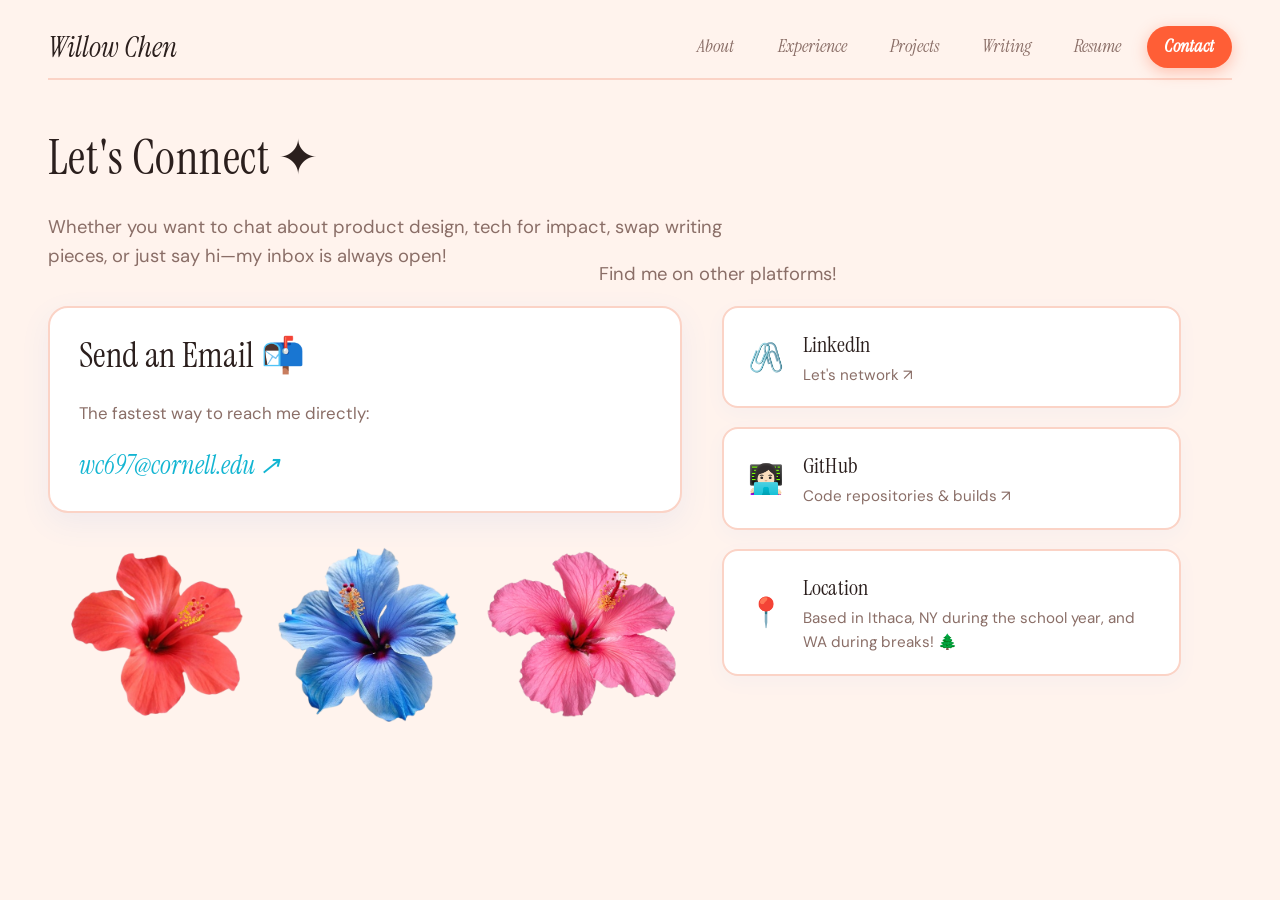
<file: contact.html>
<!DOCTYPE html>
<html lang="en">

<head>
    <link rel="preconnect" href="https://fonts.googleapis.com">
    <link rel="preconnect" href="https://fonts.gstatic.com" crossorigin>
    <link
        href="https://fonts.googleapis.com/css2?family=DM+Sans:ital,opsz,wght@0,9..40,400;0,9..40,500;0,9..40,700;1,9..40,400;1,600&family=Instrument+Serif:ital@0;1&display=swap"
        rel="stylesheet">
    <meta charset="UTF-8">
    <meta name="viewport" content="width=device-width, initial-scale=1.0">
    <title>Contact | Willow Chen</title>
    <link rel="stylesheet" href="style.css">
</head>

<body>
    <!-- Navigation Bar -->
    <header class="navbar">
        <a href="index.html" class="nav-brand">Willow Chen</a>
        <nav class="nav-links">
            <a href="index.html" class="nav-tab">About</a>
            <a href="experience.html" class="nav-tab">Experience</a>
            <a href="projects.html" class="nav-tab">Projects</a>
            <a href="writing.html" class="nav-tab">Writing</a>
            <a href="resume.html" class="nav-tab">Resume</a>
            <a href="contact.html" class="nav-tab active">Contact</a>
        </nav>
    </header>

    <main>
        <div>
            <h1>Let's Connect <span class="sparkle">✦</span></h1>
            <p class="page-subtitle">
                Whether you want to chat about product design, tech for impact, swap writing pieces, or just say hi—my
                inbox is always open!
            </p>
        </div>

        <div class="header-right">
            <p class="section-label-right">Find me on other platforms!</p>
        </div>

        <div class="contact-grid">

            <!-- Left Side: email card + hibiscus decor -->
            <div class="left-column-wrapper">
                <div class="main-contact-card">
                    <h2 class="contact-card-title">Send an Email 📬</h2>
                    <p class="contact-card-desc">The fastest way to reach me directly:</p>
                    <a href="mailto:wc697@cornell.edu" class="contact-email-link">
                        wc697@cornell.edu ↗
                    </a>
                </div>

                <!-- Hibiscus Decor Container -->
                <div class="hibiscus-decor">
                    <img src="assets/flower1.png" alt="Hibiscus flower" class="hibiscus-flower">
                    <img src="assets/flower2.png" alt="Hibiscus flower" class="hibiscus-flower">
                    <img src="assets/flower3.png" alt="Hibiscus flower" class="hibiscus-flower">
                </div>
            </div>

            <!-- Right Side: linkedin, github, location cards -->
            <div class="contact-links-column">

                <a href="https://www.linkedin.com/in/willowchen29" target="_blank" rel="noopener noreferrer"
                    class="social-link-card">
                    <span class="social-icon">🖇️</span>
                    <div>
                        <h3 class="social-title">LinkedIn</h3>
                        <p class="social-handle">Let's network ↗</p>
                    </div>
                </a>

                <a href="https://github.com/willowchen2" target="_blank" rel="noopener noreferrer"
                    class="social-link-card">
                    <span class="social-icon">👩🏻‍💻</span>
                    <div>
                        <h3 class="social-title">GitHub</h3>
                        <p class="social-handle">Code repositories & builds ↗</p>
                    </div>
                </a>

                <div class="social-link-card offline-card">
                    <span class="social-icon">📍</span>
                    <div>
                        <h3 class="social-title">Location</h3>
                        <p class="social-handle">Based in Ithaca, NY during the school year, and WA during breaks! 🌲
                        </p>
                    </div>
                </div>

            </div>

        </div>
    </main>
</body>

</html>
</file>
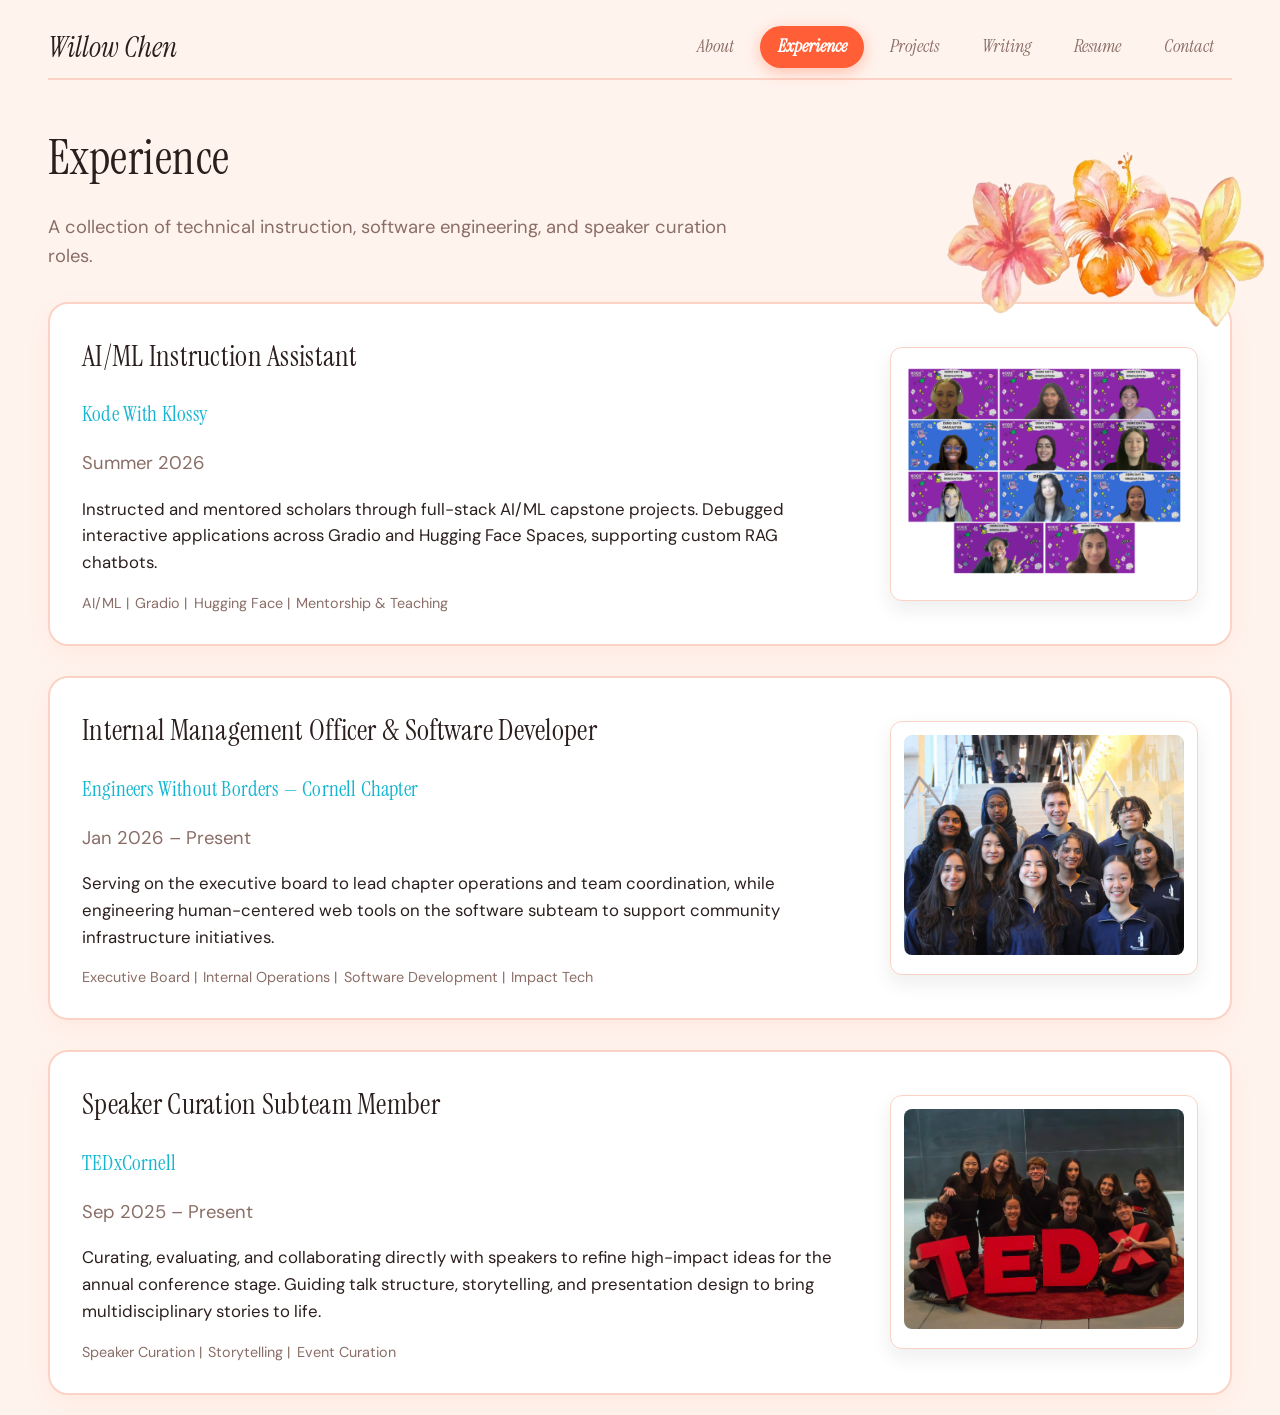
<file: experience.html>
<!DOCTYPE html>
<html lang="en">

<head>
    <link rel="preconnect" href="https://fonts.googleapis.com">
    <link rel="preconnect" href="https://fonts.gstatic.com" crossorigin>
    <link
        href="https://fonts.googleapis.com/css2?family=DM+Sans:ital,opsz,wght@0,9..40,400;0,9..40,500;0,9..40,700;1,9..40,400;1,600&family=Instrument+Serif:ital@0;1&display=swap"
        rel="stylesheet">
    <meta charset="UTF-8">
    <meta name="viewport" content="width=device-width, initial-scale=1.0">
    <title>Experience | Willow Chen</title>
    <link rel="stylesheet" href="style.css">
</head>

<body>
    <!-- Navigation Bar -->
    <header class="navbar">
        <a href="index.html" class="nav-brand">Willow Chen</a>
        <nav class="nav-links">
            <a href="index.html" class="nav-tab">About</a>
            <a href="experience.html" class="nav-tab active">Experience</a>
            <a href="projects.html" class="nav-tab">Projects</a>
            <a href="writing.html" class="nav-tab">Writing</a>
            <a href="resume.html" class="nav-tab">Resume</a>
            <a href="contact.html" class="nav-tab">Contact</a>
        </nav>
    </header>

    <main>

        <img src="assets/flowerTrio.png" alt="Experience snapshot" class="exp-top-right-pic">
        <h1>Experience</h1>
        <p class="page-subtitle">A collection of technical instruction, software engineering, and speaker curation
            roles.</p>

        <div >

            <!-- 1. Kode With Klossy -->
            <div class="exp-card">
                <div class="exp-content">
                    <div class="exp-header">
                        <div>
                            <h2 class="exp-role">AI/ML Instruction Assistant</h2>
                            <h3 class="exp-company">
                                <a href="https://www.kodewithklossy.com" target="_blank" rel="noopener noreferrer"
                                    class="company-link">
                                    Kode With Klossy
                                </a>
                            </h3>
                        </div>
                        <span class="exp-date">Summer 2026</span>
                    </div>
                    <p class="exp-description">
                        Instructed and mentored scholars through full-stack AI/ML capstone projects. Debugged
                        interactive applications across Gradio and Hugging Face Spaces, supporting custom RAG chatbots.
                    </p>
                    <div class="exp-tags">
                        <span class="exp-tag">AI/ML |</span>
                        <span class="exp-tag">Gradio |</span>
                        <span class="exp-tag">Hugging Face |</span>
                        <span class="exp-tag">Mentorship & Teaching</span>
                    </div>
                </div>
                <!-- Photo Container -->
                <div class="exp-image-wrapper card-tilt-left">
                    <img src="assets/IL_teamPic.png" alt="Kode With Klossy Instruction Assistant">
                </div>
            </div>

            <!-- 2. Engineers Without Borders -->
<!-- 2. Engineers Without Borders -->
            <div class="exp-card">
                <div class="exp-content">
                    <div class="exp-header">
                        <div>
                            <h2 class="exp-role">Internal Management Officer & Software Developer</h2>
                            <h3 class="exp-company">
                                <a href="https://www.ewbcornell.org/" target="_blank" rel="noopener noreferrer"
                                    class="company-link">
                                    Engineers Without Borders — Cornell Chapter
                                </a>
                            </h3>
                        </div>
                        <span class="exp-date">Jan 2026 – Present</span>
                    </div>
                    <p class="exp-description">
                        Serving on the executive board to lead chapter operations and team coordination, while engineering human-centered web tools on the software subteam to support community infrastructure initiatives.
                    </p>
                    <div class="exp-tags">
                        <span class="exp-tag">Executive Board |</span>
                        <span class="exp-tag">Internal Operations |</span>
                        <span class="exp-tag">Software Development |</span>
                        <span class="exp-tag">Impact Tech</span>
                    </div>
                </div>
                <!-- Photo Container -->
                <div class="exp-image-wrapper card-tilt-right">
                    <img src="assets/ewb.JPG" alt="Engineers Without Borders Cornell">
                </div>
            </div>





            <!-- 3. TEDxCornell -->
            <div class="exp-card">
                <div class="exp-content">
                    <div class="exp-header">
                        <div>
                            <h2 class="exp-role">Speaker Curation Subteam Member</h2>
                            <h3 class="exp-company">
                                <a href="https://tedxcornell.com/" target="_blank" rel="noopener noreferrer"
                                    class="company-link">
                                    TEDxCornell
                                </a>
                            </h3>
                        </div>
                        <span class="exp-date">Sep 2025 – Present</span>
                    </div>
                    <p class="exp-description">
                        Curating, evaluating, and collaborating directly with speakers to refine high-impact ideas for
                        the annual conference stage. Guiding talk structure, storytelling, and presentation design to
                        bring multidisciplinary stories to life.
                    </p>
                    <div class="exp-tags">
                        <span class="exp-tag">Speaker Curation | </span>
                        <span class="exp-tag">Storytelling | </span>
                        <span class="exp-tag">Event Curation</span>
                    </div>
                </div>
                <!-- Photo Container -->
                <div class="exp-image-wrapper card-tilt-left">
                    <img src="assets/tedx.jpg" alt="TEDxCornell Speaker Curation">
                </div>
            </div>

        </div>
    </main>
</body>

</html>
</file>
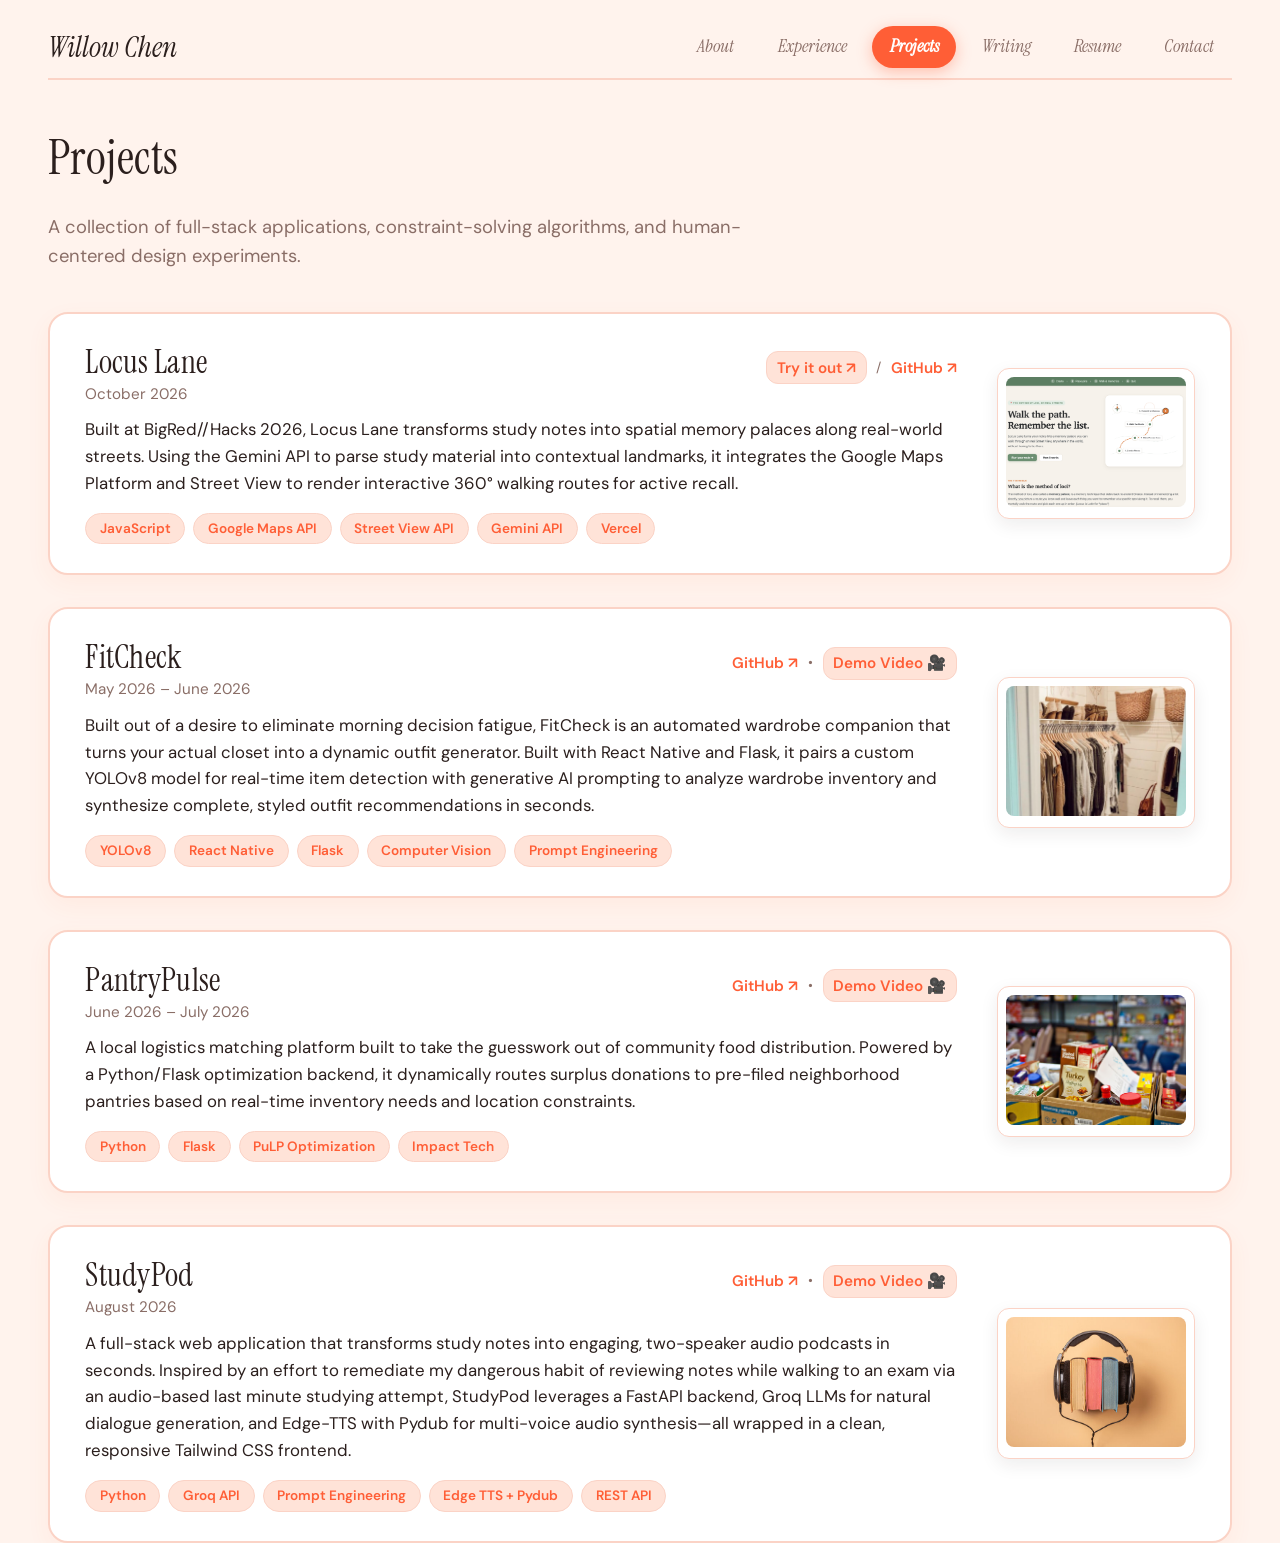
<file: projects.html>
<!DOCTYPE html>
<html lang="en">

<head>
    <link rel="preconnect" href="https://fonts.googleapis.com">
    <link rel="preconnect" href="https://fonts.gstatic.com" crossorigin>
    <link
        href="https://fonts.googleapis.com/css2?family=DM+Sans:ital,opsz,wght@0,9..40,400;0,9..40,500;0,9..40,700;1,9..40,400;1,600&family=Instrument+Serif:ital@0;1&display=swap"
        rel="stylesheet">
    <meta charset="UTF-8">
    <meta name="viewport" content="width=device-width, initial-scale=1.0">
    <title>Projects | Willow Chen</title>
    <link rel="stylesheet" href="style.css">
</head>

<body>
    <header class="navbar">
        <a href="index.html" class="nav-brand">Willow Chen</a>
        <nav class="nav-links">
            <a href="index.html" class="nav-tab">About</a>
            <a href="experience.html" class="nav-tab">Experience</a>
            <a href="projects.html" class="nav-tab active">Projects</a>
            <a href="writing.html" class="nav-tab">Writing</a>
            <a href="resume.html" class="nav-tab">Resume</a>
            <a href="contact.html" class="nav-tab">Contact</a>
        </nav>
    </header>

    <main class="content-container">
        <h1>Projects</h1>
        <p class="page-subtitle">A collection of full-stack applications, constraint-solving algorithms, and
            human-centered design experiments.</p>

        <div class="projects-list">
            <!-- Project 1: Locus Lane -->
            <article class="project-card">
                <div class="project-content">
                    <div class="project-header">
                        <div>
                            <h2 class="project-title">Locus Lane</h2>
                            <span class="writing-date">October 2026</span>
                        </div>
                        <div class="project-links">
                            <a href="https://memory-palace-eight.vercel.app/" target="_blank" rel="noopener noreferrer" class="project-link-demo">Try it out ↗</a>
                            <span class="link-divider">/</span>
                            <a href="https://github.com/willowchen2/bigredhacks" target="_blank" rel="noopener noreferrer" class="project-link-icon">GitHub ↗</a>
                        </div>
                    </div>
                    <p class="project-description">
                        Built at BigRed//Hacks 2026, Locus Lane transforms study notes into spatial memory palaces along real-world streets. Using the Gemini API to parse study material into contextual landmarks, it integrates the Google Maps Platform and Street View to render interactive 360° walking routes for active recall.
                    </p>
                    <div class="project-tags">
                        <span class="project-tag">JavaScript</span>
                        <span class="project-tag">Google Maps API</span>
                        <span class="project-tag">Street View API</span>
                        <span class="project-tag">Gemini API</span>
                        <span class="project-tag">Vercel</span>
                    </div>
                </div>
                <a href="https://locuslane.vercel.app" target="_blank" rel="noopener noreferrer" class="project-image-wrapper card-tilt-left">
                    <img src="assets/locusLane.png" alt="Locus Lane preview">
                </a>
            </article>

            <!-- Project 2: FitCheck -->
            <article class="project-card">
                <div class="project-content">
                    <div class="project-header">
                        <div>
                            <h2 class="project-title">FitCheck</h2>
                            <span class="writing-date">May 2026 – June 2026</span>
                        </div>
                        <div class="project-links">
                            <a href="https://github.com/svb2222/Outfit-Generator2" target="_blank"
                                rel="noopener noreferrer" class="project-link-icon">GitHub ↗</a>
                            <span class="link-divider">•</span>
                            <a href="https://drive.google.com/file/d/1i2ADfE-B6tBk7ncAXu6FF1cq_LQ53aTD/view?usp=sharing"
                                target="_blank" rel="noopener noreferrer" class="project-link-demo">Demo Video 🎥</a>
                        </div>
                    </div>
                    <p class="project-description">
                        Built out of a desire to eliminate morning decision fatigue, FitCheck is an automated wardrobe
                        companion that turns your actual closet into a dynamic outfit generator. Built with React Native
                        and Flask, it pairs a custom YOLOv8 model for real-time item detection with generative AI
                        prompting to analyze wardrobe inventory and synthesize complete, styled outfit recommendations
                        in seconds.
                    </p>
                    <div class="project-tags">
                        <span class="project-tag">YOLOv8</span>
                        <span class="project-tag">React Native</span>
                        <span class="project-tag">Flask</span>
                        <span class="project-tag">Computer Vision</span>
                        <span class="project-tag">Prompt Engineering</span>
                    </div>
                </div>
                <a href="assets/closet-demo.mp4" target="_blank" rel="noopener noreferrer"
                    class="project-image-wrapper card-tilt-left" title="Watch Closet Demo">
                    <img src="assets/closet.jpg" alt="Closet Photo">
                </a>
            </article>

            <!-- Project 3: PantryPulse -->
            <article class="project-card">
                <div class="project-content">
                    <div class="project-header">
                        <div>
                            <h2 class="project-title">PantryPulse</h2>
                            <span class="writing-date">June 2026 – July 2026</span>
                        </div>
                        <div class="project-links">
                            <a href="https://github.com/willowchen2/PantryPulse" target="_blank"
                                rel="noopener noreferrer" class="project-link-icon">GitHub ↗</a>
                            <span class="link-divider">•</span>
                            <a href="https://drive.google.com/file/d/1QPpLj-hPult1THxQ4SCfgiZFIaoRgLPt/view?usp=sharing"
                                target="_blank" rel="noopener noreferrer" class="project-link-demo">Demo Video 🎥</a>
                        </div>
                    </div>
                    <p class="project-description">
                        A local logistics matching platform built to take the guesswork out of community
                        food distribution. Powered by a Python/Flask optimization backend, it dynamically routes surplus
                        donations to pre-filed neighborhood pantries based on real-time inventory needs and location
                        constraints.
                    </p>
                    <div class="project-tags">
                        <span class="project-tag">Python</span>
                        <span class="project-tag">Flask</span>
                        <span class="project-tag">PuLP Optimization</span>
                        <span class="project-tag">Impact Tech</span>
                    </div>
                </div>
                <a href="assets/pantrypulse-demo.mp4" target="_blank" rel="noopener noreferrer"
                    class="project-image-wrapper card-tilt-right" title="Watch PantryPulse Demo">
                    <img src="assets/foodPantry.jpg" alt="PantryPulse Application Preview">
                </a>
            </article>

            <!-- Project 4: StudyPod -->
            <article class="project-card">
                <div class="project-content">
                    <div class="project-header">
                        <div>
                            <h2 class="project-title"><a href="https://willowchen2.github.io/StudyPod/" target="_blank"
                                    rel="noopener noreferrer" class="writing-link">StudyPod</a></h2>
                            <span class="writing-date">August 2026</span>
                        </div>
                        <div class="project-links">
                            <a href="https://github.com/willowchen2/StudyPod" target="_blank" rel="noopener noreferrer"
                                class="project-link-icon">GitHub ↗</a>
                            <span class="link-divider">•</span>
                            <a href="https://drive.google.com/file/d/1k4Ps6B5oie7GuDrA2CjF5y715WO9emeb/view?usp=sharing"
                                target="_blank" rel="noopener noreferrer" class="project-link-demo">Demo Video 🎥</a>
                        </div>
                    </div>
                    <p class="project-description">
                        A full-stack web application that transforms study notes into engaging, two-speaker audio
                        podcasts in seconds. Inspired by an effort to remediate my dangerous habit of reviewing notes
                        while walking to an exam via an audio-based last minute studying attempt, StudyPod leverages a
                        FastAPI backend, Groq LLMs for natural dialogue generation, and Edge-TTS with Pydub for
                        multi-voice audio synthesis—all wrapped in a clean, responsive Tailwind CSS frontend.
                    </p>
                    <div class="project-tags">
                        <span class="project-tag">Python</span>
                        <span class="project-tag">Groq API</span>
                        <span class="project-tag">Prompt Engineering</span>
                        <span class="project-tag">Edge TTS + Pydub</span>
                        <span class="project-tag">REST API</span>
                    </div>
                </div>
                <a href="https://drive.google.com/file/d/1k4Ps6B5oie7GuDrA2CjF5y715WO9emeb/view?usp=sharing" target="_blank" rel="noopener noreferrer"
                    class="project-image-wrapper card-tilt-right" title="Watch StudyPod Demo">
                    <img src="assets/studyPod.jpg" alt="StudyPod Application Preview">
                </a>
            </article>
        </div>
    </main>

</body>

</html>
</file>
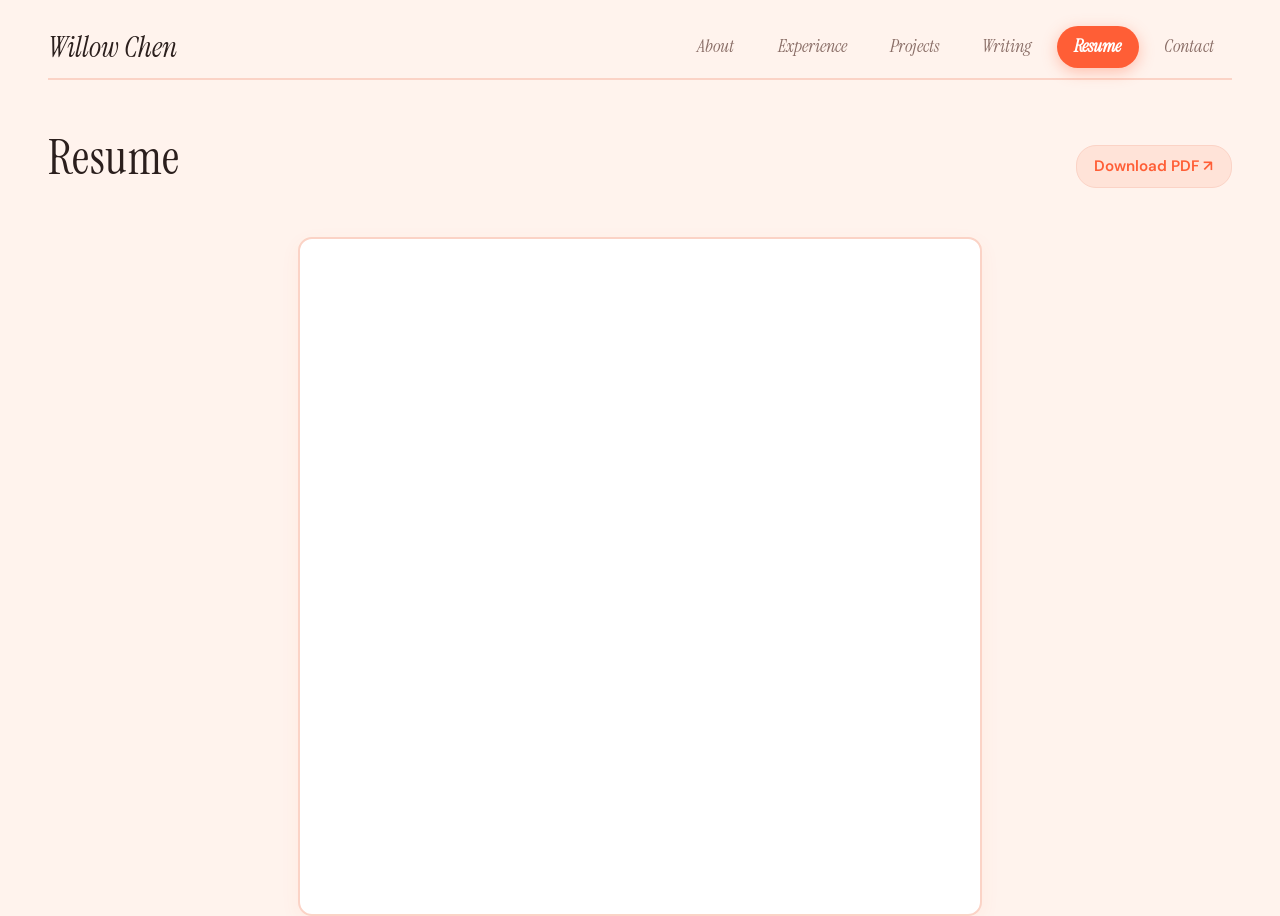
<file: resume.html>
<!DOCTYPE html>
<html lang="en">

<head>
    <link rel="preconnect" href="https://fonts.googleapis.com">
    <link rel="preconnect" href="https://fonts.gstatic.com" crossorigin>
    <link
        href="https://fonts.googleapis.com/css2?family=DM+Sans:ital,opsz,wght@0,9..40,400;0,9..40,500;0,9..40,700;1,9..40,400;1,600&family=Instrument+Serif:ital@0;1&display=swap"
        rel="stylesheet">
    <meta charset="UTF-8">
    <meta name="viewport" content="width=device-width, initial-scale=1.0">
    <title>Resume | Willow Chen</title>
    <link rel="stylesheet" href="style.css">
</head>

<body>
    <header class="navbar">
        <a href="index.html" class="nav-brand">Willow Chen</a>
        <nav class="nav-links">
            <a href="index.html" class="nav-tab">About</a>
            <a href="experience.html" class="nav-tab">Experience</a>
            <a href="projects.html" class="nav-tab">Projects</a>
            <a href="writing.html" class="nav-tab">Writing</a>
            <a href="resume.html" class="nav-tab active">Resume</a>
            <a href="contact.html" class="nav-tab">Contact</a>
        </nav>
    </header>

    <main class="content-container">
        <div class="resume-header">
            <h1>Resume </h1>
            <!-- Optional direct download button -->
            <a href="https://drive.google.com/file/d/13ffj1MmhwUUOkXIt57ZpbT_M7UimKFu3/preview" target="_blank"
                rel="noopener noreferrer" class="download-btn">
                Download PDF ↗
                
            </a>
        </div>

        <!-- Embedded Google Drive PDF Viewer -->
        <div class="resume-embed-container">
            <iframe src="https://drive.google.com/file/d/13ffj1MmhwUUOkXIt57ZpbT_M7UimKFu3/preview"
                class="resume-iframe" allow="autoplay">
            </iframe>
        </div>
    </main>

</body>

</html>
</file>
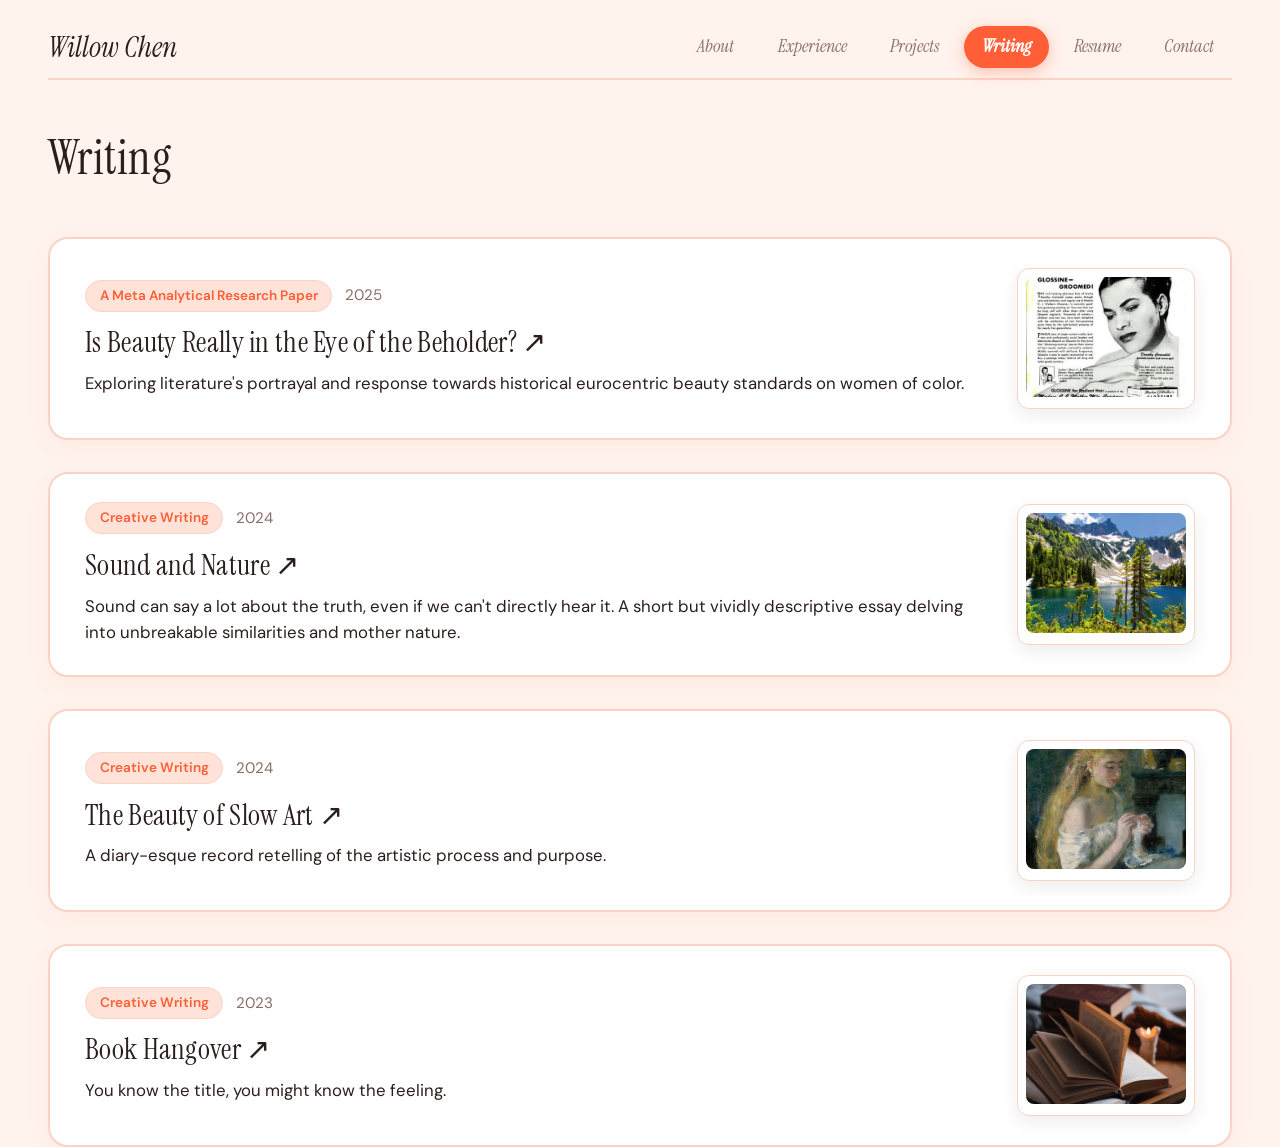
<file: writing.html>
<!DOCTYPE html>
<html lang="en">

<head>
    <link rel="preconnect" href="https://fonts.googleapis.com">
    <link rel="preconnect" href="https://fonts.gstatic.com" crossorigin>
    <link
        href="https://fonts.googleapis.com/css2?family=DM+Sans:ital,opsz,wght@0,9..40,400;0,9..40,500;0,9..40,700;1,9..40,400;1,600&family=Instrument+Serif:ital@0;1&display=swap"
        rel="stylesheet">
    <meta charset="UTF-8">
    <meta name="viewport" content="width=device-width, initial-scale=1.0">
    <title>Writing | Willow Chen</title>
    <link rel="stylesheet" href="style.css">
</head>

<body>
    <header class="navbar">
        <a href="index.html" class="nav-brand">Willow Chen</a>
        <nav class="nav-links">
            <a href="index.html" class="nav-tab">About</a>
            <a href="experience.html" class="nav-tab">Experience</a>
            <a href="projects.html" class="nav-tab">Projects</a>
            <a href="writing.html" class="nav-tab active">Writing</a>
            <a href="resume.html" class="nav-tab">Resume</a>
            <a href="contact.html" class="nav-tab">Contact</a>
        </nav>
    </header>

    <main class="content-container">
        <h1>Writing</h1>

        <div class="writing-list">
            <!-- Piece 1 -->
            <article class="writing-card">
                <div class="writing-content">
                    <div class="writing-meta">
                        <span class="writing-tag">A Meta Analytical Research Paper</span>
                        <span class="writing-date">2025</span>
                    </div>
                    <h2 class="writing-title">
                        <a href="https://docs.google.com/document/d/1D4ZF3NbWPIvrq27hxfSnR4FASKhkJ5nnsqaCtOLe4-4/edit?usp=sharing"
                            target="_blank" rel="noopener noreferrer" class="writing-link">
                            Is Beauty Really in the Eye of the Beholder? ↗
                        </a>
                    </h2>
                    <p class="writing-excerpt">
                        Exploring literature's portrayal and response towards
                        historical eurocentric beauty standards on women of color.
                    </p>
                </div>
                <div class="writing-image-wrapper card-tilt-right">
                    <img src="assets/glossineAd.jpeg" alt="Research paper thumbnail">
                </div>
            </article>

            <!-- Piece 2 -->
            <article class="writing-card">
                <div class="writing-content">
                    <div class="writing-meta">
                        <span class="writing-tag">Creative Writing</span>
                        <span class="writing-date">2024</span>
                    </div>
                    <h2 class="writing-title">
                        <a href="https://docs.google.com/document/d/1u_oQ97TYaX4GMyu8BtNFHqDp9ptzmZa-ltQFxiWs5fA/edit?usp=sharing"
                            target="_blank" rel="noopener noreferrer" class="writing-link">
                            Sound and Nature ↗
                        </a>
                    </h2>
                    <p class="writing-excerpt">
                        Sound can say a lot about the truth, even if we can't directly hear it. A short but vividly
                        descriptive essay delving into unbreakable similarities and mother nature.
                    </p>
                </div>
                <div class="writing-image-wrapper card-tilt-left">
                    <img src="assets/pnw.webp" alt="Research paper thumbnail">
                </div>
            </article>

            <!-- Piece 3 -->
            <article class="writing-card">
                <div class="writing-content">
                    <div class="writing-meta">
                        <span class="writing-tag">Creative Writing</span>
                        <span class="writing-date">2024</span>
                    </div>
                    <h2 class="writing-title">
                        <a href="https://docs.google.com/document/d/1xcEP0DqSUtqxieU4xPF9k0BhUv9D2rIyTRgo4P_yQ0w/edit?usp=sharing"
                            target="_blank" rel="noopener noreferrer" class="writing-link">
                            The Beauty of Slow Art ↗
                        </a>
                    </h2>
                    <p class="writing-excerpt">
                        A diary-esque record retelling of the artistic process and purpose. 
                    </p>
                </div>
                <div class="writing-image-wrapper card-tilt-right">
                    <img src="assets/crochet.jpg" alt="Research paper thumbnail">
                </div>
            </article>

            <!-- Piece 4 -->
            <article class="writing-card">
                <div class="writing-content">
                    <div class="writing-meta">
                        <span class="writing-tag">Creative Writing</span>
                        <span class="writing-date">2023</span>
                    </div>
                    <h2 class="writing-title">
                        <a href="https://docs.google.com/document/d/125TAl0Cl2T44poeXjowOyRTnTOizcorw4qoAllKW-tM/edit?usp=sharing"
                            target="_blank" rel="noopener noreferrer" class="writing-link">
                            Book Hangover ↗
                        </a>
                    </h2>
                    <p class="writing-excerpt">
                        You know the title, you might know the feeling.
                    </p>
                </div>
                <div class="writing-image-wrapper card-tilt-left">
                    <img src="assets/book.avif" alt="Research paper thumbnail">
                </div>
            </article>
        </div>
    </main>

</body>

</html>
</file>
<file: style.css>
:root {
    --bg-color: #fff3ed;
    --text-primary: #2b1f1d;
    --text-muted: #8a6e67;
    --border-color: #fbd3c6;

    --accent-orange: #ff5e36;
    --accent-orange-hover: #e0451d;
    --accent-peach-soft: #ffe3d8;

    --accent-tile-blue: #0081a7;
    --accent-blue-soft: #e0f2f7;

    --card-bg: #ffffff;

    --font-heading: 'Instrument Serif', Georgia, serif;
    --font-body: 'DM Sans', -apple-system, sans-serif;
}

html {
    scroll-behavior: smooth;
}

body {
    background-color: var(--bg-color);
    color: var(--text-primary);
    font-family: var(--font-body);
    margin: 0;
    padding: 0 3rem;
    line-height: 1.6;
}

header,
main,
footer {
    width: 100%;
}

h1,
h2,
h3 {
    font-family: var(--font-heading);
    font-weight: 400;
    letter-spacing: 0.01em;
    color: var(--text-primary);
}

h1 {
    margin-top: 0 !important;
    margin-bottom: 1rem !important;
    font-size: 3rem;
}

h2 {
    font-size: 2.2rem;
}

main,
.content-section,
.hero-section {
    padding-top: 0 !important;
    margin-top: 0 !important;
}

header,
.navbar {
    margin-bottom: 0 !important;
    padding-bottom: 0.5rem !important;
}

.navbar {
    display: flex;
    justify-content: space-between;
    align-items: center;
    padding: 1.5rem 0 0.75rem 0;
    border-bottom: 2px solid var(--border-color);
    margin-bottom: 2.5rem !important;
    width: 100%;
}

.nav-brand {
    font-family: var(--font-heading);
    font-style: italic;
    font-weight: 400;
    font-size: 1.8rem;
    text-decoration: none;
    color: var(--text-primary);
}

.nav-links {
    display: flex;
    gap: 0.5rem;
}

.nav-tab {
    text-decoration: none;
    color: var(--text-muted);
    font-family: var(--font-heading);
    font-style: italic;
    font-size: 1.15rem;
    padding: 0.4rem 1.1rem;
    border-radius: 30px;
    transition: all 0.25s ease;
}

.nav-tab:hover {
    color: var(--accent-tile-blue);
    background-color: var(--accent-blue-soft);
}

.nav-tab.active {
    color: #ffffff;
    font-weight: 600;
    background-color: var(--accent-orange);
    box-shadow: 0 4px 15px rgba(255, 94, 54, 0.35);
}

.btn-primary,
.btn-download {
    display: inline-block;
    background-color: var(--accent-orange);
    color: #ffffff;
    padding: 0.7rem 1.5rem;
    border-radius: 30px;
    font-weight: 600;
    text-decoration: none;
    border: none;
    box-shadow: 0 4px 15px rgba(255, 94, 54, 0.35);
    transition: all 0.2s ease;
}

.btn-primary:hover,
.btn-download:hover {
    background-color: var(--accent-orange-hover);
    transform: translateY(-2px);
    box-shadow: 0 6px 20px rgba(255, 94, 54, 0.45);
}

.content-section {
    padding-top: 2rem;
    margin-bottom: 4rem;
}

/* ==========================================================================
   RESUME PAGE STYLING
   ========================================================================== */

.resume-header {
    display: flex;
    justify-content: space-between;
    align-items: center;
    margin-bottom: 1.5rem;
}

.download-btn {
    background-color: var(--accent-peach-soft);
    color: var(--accent-orange);
    font-weight: 600;
    font-size: 0.95rem;
    padding: 0.5rem 1.1rem;
    border-radius: 20px;
    border: 1.5px solid var(--border-color);
    text-decoration: none;
    transition: all 0.25s ease;
}

.download-btn:hover {
    background-color: var(--accent-orange);
    color: #ffffff;
    transform: translateY(-2px);
    box-shadow: 0 4px 12px rgba(255, 94, 54, 0.2);
}

/* Responsive Embed Container */
.resume-embed-container {
    width: 100%;
    max-width: 680px;
    /* Keeps the page proportions snug and readable */
    height: 75vh;
    /* Uses 75% of the browser height so it fits on screen */
    margin: 0 auto;
    /* Centers the container horizontally */
    border: 2px solid var(--border-color);
    border-radius: 14px;
    overflow: hidden;
    background-color: #ffffff;
    box-shadow: 0 6px 20px rgba(255, 94, 54, 0.06);
}

.resume-iframe {
    width: 100%;
    height: 100%;
    border: none;
}

/* ==========================================================================
   ABOUT PAGE STYLING
   ========================================================================== */

.hero-section {
    display: grid;
    grid-template-columns: 1fr auto;
    gap: 3rem;
    align-items: start;
    width: 100%;
}

.hero-text {
    display: flex;
    flex-direction: column;
}

.hero-title {
    font-size: 3.2rem;
    font-family: var(--font-heading);
    color: var(--text-primary);
    margin: 0 0 0.3rem 1 !important;
    line-height: 1.1;
}

.hero-subtitle {
    font-size: 2.1rem;
    font-family: var(--font-heading);
    font-weight: 400;
    color: var(--text-primary);
    margin: 0 !important;
    line-height: 1.2;
}

#typed-text {
    color: var(--accent-orange);
    font-weight: 400;
}

.typed-cursor {
    color: var(--accent-tile-blue);
    font-style: normal;
    font-weight: 300;
}

.about-box {
    background-color: var(--card-bg);
    border: 2px solid var(--border-color);
    border-radius: 20px;
    padding: 1.25rem 1.5rem;
    margin-top: 1.5rem;
    max-width: 690px;
    box-sizing: border-box;
    box-shadow: 0 8px 25px rgba(255, 94, 54, 0.08);
}

.about-box p {
    margin: 0;
    font-size: 1.15rem;
    color: var(--text-primary);
    line-height: 1.6;
}

.photo-right {
    display: flex;
    justify-content: flex-end;
}

.spotify-link {
    color: var(--accent-orange);
    text-decoration: none;
    font-weight: 500;
    padding-bottom: 1px;
    transition: all 0.2s ease;
}

.spotify-link:hover {
    color: #1DB954; /* Classic Spotify green accent on hover */
    border-bottom-color: #1DB954;
    border-bottom-style: solid;
}

.scrapbook-container {
    position: relative;
    width: 360px;
    height: 420px;
    display: flex;
    justify-content: center;
    align-items: center;
    transform: translateX(-115px);
}

.scrapbook-card {
    position: absolute;
    background-color: #ffffff;
    padding: 0.8rem 0.8rem 1.2rem 0.8rem;
    border: 1.5px solid var(--border-color);
    border-radius: 12px;
    box-shadow: 0 10px 25px rgba(43, 31, 29, 0.12);
    transition: transform 0.3s ease, z-index 0.3s ease;
}

.scrapbook-card img {
    width: 100%;
    height: auto;
    border-radius: 8px;
    display: block;
    object-fit: cover;
}

.photo-accent-left {
    width: 170px;
    top: 20px;
    left: -10px;
    transform: rotate(-12deg) translateX(-50px);
    z-index: 1;

}

.photo-accent-right {
    width: 160px;
    bottom: 30px;
    right: -10px;
    transform: rotate(10deg) translateX(30px);
    z-index: 1;
}

.photo-main {
    width: 220px;
    z-index: 2;
    transform: rotate(-2deg);
    box-shadow: 0 15px 35px rgba(255, 94, 54, 0.2);
}

.tape-strip {
    position: absolute;
    top: -12px;
    left: 50%;
    transform: translateX(-50%) rotate(-3deg);
    width: 70px;
    height: 22px;
    background-color: rgba(255, 227, 216, 0.85);
    border: 1px dashed var(--border-color);
    backdrop-filter: blur(2px);
    z-index: 3;
}

.scrapbook-card:hover {
    z-index: 4;
    transform: scale(1.04) rotate(0deg);
}

.photo-row-section {
    margin-top: 3rem;
    width: 100%;
}

.photo-row-title {
    font-family: var(--font-heading);
    font-style: italic;
    font-size: 1.8rem;
    color: var(--text-primary);
    margin-bottom: 1.2rem;
}

.photo-row {
    display: flex;
    gap: 1.2rem;
    overflow-x: auto;
    padding: 1rem 0.5rem 1.8rem 0.5rem;
    scroll-snap-type: x mandatory;
}

.mini-card {
    flex: 0 0 190px;
    background-color: #ffffff;
    border: 1.5px solid var(--border-color);
    border-radius: 12px;
    padding: 0.6rem 0.6rem 0.8rem 0.6rem;
    box-shadow: 0 8px 20px rgba(43, 31, 29, 0.08);
    display: inline-block;
    transition: transform 0.3s cubic-bezier(0.25, 1, 0.5, 1), box-shadow 0.3s ease;
    scroll-snap-align: start;
    will-change: transform;
}

.mini-card img {
    width: 100%;
    height: 140px;
    object-fit: cover;
    border-radius: 8px;
    display: block;
}

.card-caption {
    display: block;
    font-family: var(--font-heading);
    font-style: italic;
    font-size: 0.95rem;
    color: var(--text-muted);
    text-align: center;
    margin-top: 0.5rem;
}

.mini-card.card-tilt-left {
    transform: rotate(-4deg);
}

.mini-card.card-tilt-right {
    transform: rotate(4deg);
}

.mini-card:hover {
    transform: translateY(-8px) rotate(0deg) scale(1.04) !important;
    box-shadow: 0 14px 28px rgba(255, 94, 54, 0.22);
    z-index: 10;
}

/* ==========================================================================
   EXPERIENCE PAGE STYLING
   ========================================================================== */

.exp-card {
    background-color: var(--card-bg);
    border: 2px solid var(--border-color);
    border-radius: 20px;
    padding: 1.8rem 2rem;
    box-shadow: 0 8px 25px rgba(255, 94, 54, 0.06);
    display: flex;
    gap: 2.5rem;
    align-items: center;
    transition: transform 0.2s ease, box-shadow 0.2s ease;
    margin-bottom: 20px;
    margin-top: 30px;
}

.exp-top-right-pic {
    position: absolute;
    top: 0;
    right: 0;
    width: 350px;
    height: 310px;
    transform: rotate(3deg) translateX(5px) translateY(100px);
    transition: transform 0.4s ease-in-out;
}

.exp-top-right-pic:hover {
    transform: rotate(15deg) translateX(5px) translateY(100px);
}

.exp-card:hover {
    transform: translateY(-3px);
    box-shadow: 0 12px 30px rgba(255, 94, 54, 0.12);
}

.exp-content {
    flex: 1;
}

.company-link {
    color: #13b5d2;
    text-decoration: none;
    font-size: 1.3rem;
    font-weight: 500;
    transition: color 0.2s ease, text-decoration 0.2s ease;
}

.company-link:hover {
    color: #1d4ed8;
    text-decoration: underline;
    text-underline-offset: 3px;
}

.exp-image-wrapper {
    flex: 0 0 280px;
    background-color: #ffffff;
    border: 1.5px solid var(--border-color);
    border-radius: 12px;
    padding: 0.8rem 0.8rem 1.2rem 0.8rem;
    box-shadow: 0 8px 20px rgba(43, 31, 29, 0.08);
    transition: transform 0.25s ease;
}

.exp-image-wrapper img {
    width: 100%;
    height: 220px;
    object-fit: cover;
    border-radius: 8px;
    display: block;
}

.exp-image-wrapper:hover {
    transform: scale(1.04) rotate(0deg);
}

.exp-role {
    font-size: 1.8rem;
    margin: 0;
}

.exp-header {
    justify-content: space-between;
    margin-bottom: 0.5rem;
}

.exp-description {
    color: var(--text-primary);
    font-size: 1.05rem;
    line-height: 1.6;
    margin-bottom: 1rem;
}

.exp-date {
    color: var(--text-muted);
    font-size: 1.15rem;
}

.exp-tags {
    display: flex;
    flex-wrap: wrap;
    gap: 0.4rem;
}

.exp-tag {
    color: var(--text-muted);
    font-size: 0.9rem;
}

/* ==========================================================================
   PROJECTS PAGE STYLING
   ========================================================================== */

.projects-list {
    display: flex;
    flex-direction: column;
    gap: 2rem;
    margin-top: 2.5rem;
    width: 100%;
}

.project-card {
    background-color: var(--card-bg);
    border: 2px solid var(--border-color);
    border-radius: 20px;
    padding: 1.8rem 2.2rem;
    box-shadow: 0 8px 25px rgba(255, 94, 54, 0.06);
    display: flex;
    justify-content: space-between;
    gap: 2.5rem;
    align-items: center;
    width: 100%;
    transition: transform 0.25s ease, box-shadow 0.25s ease, border-color 0.25s ease;
    box-sizing: border-box;
}

.project-card:hover {
    transform: translateY(-4px);
    border-color: var(--accent-orange);
    box-shadow: 0 12px 30px rgba(255, 94, 54, 0.14);
}

.project-content {
    flex: 1;
}

.project-header {
    display: flex;
    justify-content: space-between;
    align-items: baseline;
    margin-bottom: 0.6rem;
}

.project-title {
    font-family: var(--font-heading);
    font-size: 2rem;
    margin: 0;
    line-height: 1.2;
}

.project-link-icon {
    font-size: 0.95rem;
    color: var(--accent-orange);
    text-decoration: none;
    font-weight: 600;
    transition: color 0.2s ease;
}

.project-link-icon:hover {
    text-decoration: underline;
    text-underline-offset: 3px;
}

.project-description {
    color: var(--text-primary);
    font-size: 1.05rem;
    line-height: 1.6;
    margin: 0 0 1rem 0;
}

/* Tech Pill Tags */
.project-tags {
    display: flex;
    flex-wrap: wrap;
    gap: 0.5rem;
}

.project-tag {
    background-color: var(--accent-peach-soft);
    color: var(--accent-orange);
    font-size: 0.85rem;
    font-weight: 600;
    padding: 0.25rem 0.85rem;
    border-radius: 30px;
    border: 1px solid var(--border-color);
}

/* Polaroid Preview Image on Right */
.project-image-wrapper {
    flex: 0 0 180px;
    background-color: #ffffff;
    border: 1.5px solid var(--border-color);
    border-radius: 12px;
    padding: 0.5rem 0.5rem 0.7rem 0.5rem;
    box-shadow: 0 6px 18px rgba(43, 31, 29, 0.08);
    display: inline-block;
    transition: transform 0.3s ease;
}

.project-image-wrapper img {
    width: 100%;
    height: 130px;
    object-fit: cover;
    border-radius: 8px;
    display: block;
}

.project-card:hover .project-image-wrapper {
    transform: rotate(0deg) scale(1.03);
}

.project-links {
    display: flex;
    align-items: center;
    gap: 0.6rem;
}

.link-divider {
    color: var(--text-muted);
    font-size: 0.85rem;
}

.project-link-demo {
    font-size: 0.95rem;
    color: var(--accent-orange);
    text-decoration: none;
    font-weight: 600;
    background-color: var(--accent-peach-soft);
    padding: 0.2rem 0.6rem;
    border-radius: 12px;
    border: 1px solid var(--border-color);
    transition: all 0.2s ease;
}

.project-link-demo:hover {
    background-color: var(--accent-orange);
    color: #ffffff;
}

a.project-image-wrapper {
    text-decoration: none;
    cursor: pointer;
}


/* ==========================================================================
   WRITING PAGE STYLING
   ========================================================================== */

.writing-list {
    display: flex;
    flex-direction: column;
    gap: 2rem;
    margin-top: 2.5rem;
    width: 100%;
}

.writing-card {
    background-color: var(--card-bg);
    border: 2px solid var(--border-color);
    border-radius: 20px;
    padding: 1.8rem 2.2rem;
    box-shadow: 0 8px 25px rgba(255, 94, 54, 0.06);
    display: flex;
    justify-content: space-between;
    gap: 2.5rem;
    align-items: center;
    width: 100%;
    transition: transform 0.25s ease, box-shadow 0.25s ease, border-color 0.25s ease;
    box-sizing: border-box;
}

.writing-card:hover {
    transform: translateY(-4px);
    border-color: var(--accent-orange);
    box-shadow: 0 12px 30px rgba(255, 94, 54, 0.14);
}

.writing-content {
    flex: 1;
}

.writing-meta {
    display: flex;
    align-items: center;
    gap: 0.8rem;
    margin-bottom: 0.8rem;
}

.writing-tag {
    background-color: var(--accent-peach-soft);
    color: var(--accent-orange);
    font-size: 0.85rem;
    font-weight: 600;
    padding: 0.25rem 0.85rem;
    border-radius: 30px;
    border: 1px solid var(--border-color);
}

.writing-date {
    color: var(--text-muted);
    font-size: 0.95rem;
}

.writing-title {
    font-family: var(--font-heading);
    font-size: 1.8rem;
    margin: 0 0 0.6rem 0;
    line-height: 1.25;
}

.writing-link {
    color: var(--text-primary);
    text-decoration: none;
    transition: color 0.2s ease;
}

.writing-card:hover .writing-link {
    color: #13b5d2;
}

.writing-excerpt {
    color: var(--text-primary);
    font-size: 1.05rem;
    line-height: 1.6;
    margin: 0;
}

.writing-image-wrapper {
    flex: 0 0 160px;
    background-color: #ffffff;
    border: 1.5px solid var(--border-color);
    border-radius: 12px;
    padding: 0.5rem 0.5rem 0.7rem 0.5rem;
    box-shadow: 0 6px 18px rgba(43, 31, 29, 0.08);
    display: inline-block;
    transition: transform 0.3s ease;
}

.writing-image-wrapper img {
    width: 100%;
    height: 120px;
    object-fit: cover;
    border-radius: 8px;
    display: block;
}

.writing-card:hover .writing-image-wrapper {
    transform: rotate(0deg) scale(1.03);
}


/* ==========================================================================
   CONTACT PAGE STYLING
   ========================================================================== */

.contact-header-split {
    display: grid;
    grid-template-columns: 1.1fr 0.9fr;
    gap: 2.5rem;
    align-items: end;
    margin-bottom: 1.5rem;
}

.header-left {
    display: flex;
    flex-direction: column;
}

.page-title {
    font-family: var(--font-heading);
    font-size: 3.5rem;
    margin-top: 0;
    margin-bottom: 0.2rem;
    color: var(--text-primary);
}

.sparkle {
    color: var(--text-primary);
    display: inline-block;
}

.page-subtitle {
    color: var(--text-muted);
    font-size: 1.15rem;
    line-height: 1.6;
    margin: 0;
    max-width: 720px;
}

.header-right {
    text-align: right;
    grid-column: 2;
}

.section-label-right {
    color: var(--text-muted);
    font-size: 1.15rem;
    line-height: 1.6;
    margin: 0;
    display: inline-block;
    transform: translateX(-395px) translateY(-10px);
    margin-bottom: 0.4rem;
    margin-top: -0.5rem;
}

.left-column-wrapper {
    display: flex;
    flex-direction: column;
    justify-content: space-between;
    height: 100%;
}

.hibiscus-decor {
    display: flex;
    align-items: center;
    gap: .8rem;
    margin-top: 1.3rem;
    padding-left: 0.5rem;
}

.hibiscus-flower {
    width: 200px;
    height: 200px;
    object-fit: contain;
    cursor: pointer;
    transition: transform 0.6s ease-in-out;
}

.hibiscus-flower:hover {
    transform: rotate(40deg);
}

.contact-grid {
    display: grid;
    grid-template-columns: 1.1fr 0.9fr;
    gap: 2.5rem;
    align-items: start;
}

.main-contact-card {
    position: relative;
    background-color: var(--card-bg);
    border: 2px solid var(--border-color);
    border-radius: 20px;
    padding: 1.2rem 1.8rem 1.5rem 1.8rem;
    box-shadow: 0 10px 30px rgba(59, 130, 246, 0.08);
}

.contact-card-title {
    font-family: var(--font-heading);
    font-size: 2.2rem;
    margin-top: 0;
    margin-bottom: 0.4rem;
}

.contact-card-desc {
    color: var(--text-muted);
    font-size: 1.05rem;
    margin-bottom: 1.2rem;
}

.contact-email-link {
    font-family: var(--font-heading);
    font-style: italic;
    font-size: 1.6rem;
    color: #13b5d2;
    text-decoration: none;
    transition: color 0.2s ease, text-decoration 0.2s ease;
    display: inline-block;
}

.contact-email-link:hover {
    color: #4368ce;
    text-decoration: underline;
    text-underline-offset: 4px;
}

.contact-links-column {
    display: flex;
    flex-direction: column;
    gap: 1.2rem;
    margin-top: 0;
}

.social-link-card {
    display: flex;
    align-items: center;
    gap: 1.2rem;
    background-color: var(--card-bg);
    border: 2px solid var(--border-color);
    border-radius: 16px;
    padding: 1.2rem 1.5rem;
    text-decoration: none;
    color: var(--text-primary);
    box-shadow: 0 6px 20px rgba(59, 130, 246, 0.04);
    transition: transform 0.2s ease, border-color 0.2s ease, box-shadow 0.2s ease;
}

.social-link-card:hover {
    transform: translateY(-3px);
    border-color: #3b82f6;
    box-shadow: 0 10px 25px rgba(59, 130, 246, 0.15);
}

.social-link-card:hover .social-title {
    color: #3b82f6;
}

.social-icon {
    font-size: 1.8rem;
}

.social-title {
    font-family: var(--font-heading);
    font-size: 1.4rem;
    margin: 0;
    transition: color 0.2s ease;
}

.social-handle {
    font-size: 0.95rem;
    color: var(--text-muted);
    margin: 0;
}

.offline-card {
    cursor: default;
}

.offline-card:hover {
    transform: none;
    border-color: var(--border-color);
    box-shadow: 0 6px 20px rgba(59, 130, 246, 0.04);
}

.offline-card:hover .social-title {
    color: var(--text-primary);
}
</file>
